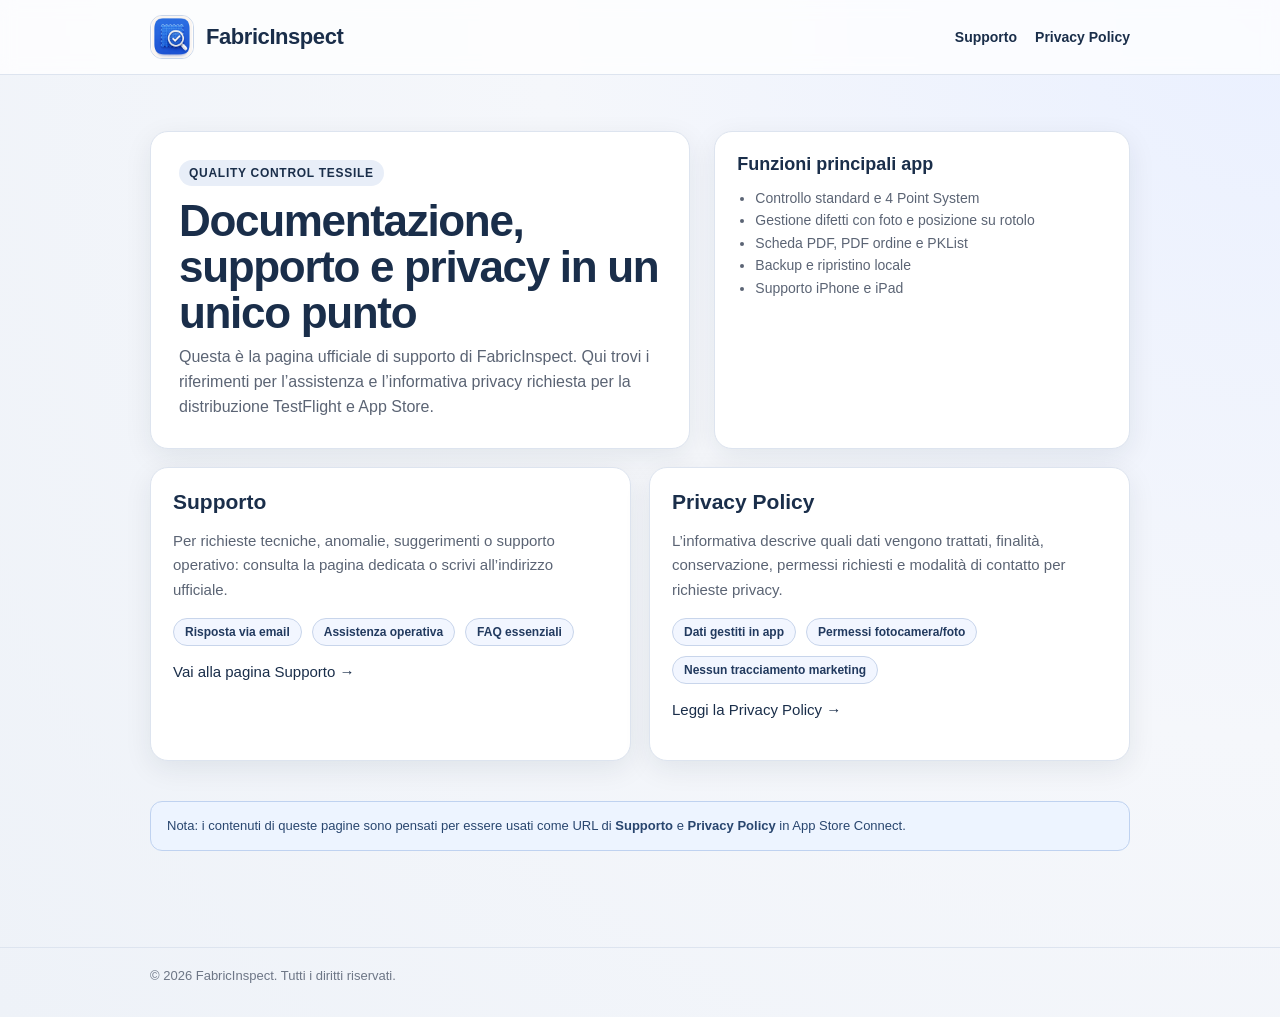
<file: index.html>
<!doctype html>
<html lang="it">
  <head>
    <meta charset="utf-8" />
    <meta name="viewport" content="width=device-width, initial-scale=1" />
    <title>FabricInspect — Supporto e Privacy</title>
    <meta name="description" content="Supporto ufficiale e informativa privacy di FabricInspect." />
    <link rel="icon" href="./assets/app-icon-1024.png" />
    <link rel="stylesheet" href="./styles.css" />
  </head>
  <body>
    <header class="topbar">
      <div class="container topbar-inner">
        <div class="brand">
          <img src="./assets/app-icon-1024.png" alt="FabricInspect Icon" />
          <h1>FabricInspect</h1>
        </div>
        <nav class="nav">
          <a href="./support.html">Supporto</a>
          <a href="./privacy.html">Privacy Policy</a>
        </nav>
      </div>
    </header>

    <main class="container hero">
      <section class="hero-grid">
        <article class="card hero-main">
          <span class="kicker">Quality Control Tessile</span>
          <h2>Documentazione, supporto e privacy in un unico punto</h2>
          <p>
            Questa è la pagina ufficiale di supporto di FabricInspect. Qui trovi i riferimenti
            per l’assistenza e l’informativa privacy richiesta per la distribuzione TestFlight
            e App Store.
          </p>
        </article>

        <aside class="card hero-side">
          <h3>Funzioni principali app</h3>
          <ul>
            <li>Controllo standard e 4 Point System</li>
            <li>Gestione difetti con foto e posizione su rotolo</li>
            <li>Scheda PDF, PDF ordine e PKList</li>
            <li>Backup e ripristino locale</li>
            <li>Supporto iPhone e iPad</li>
          </ul>
        </aside>
      </section>

      <section class="grid-2">
        <article class="card info-card">
          <h3>Supporto</h3>
          <p>
            Per richieste tecniche, anomalie, suggerimenti o supporto operativo:
            consulta la pagina dedicata o scrivi all’indirizzo ufficiale.
          </p>
          <div class="pill-row">
            <span class="pill">Risposta via email</span>
            <span class="pill">Assistenza operativa</span>
            <span class="pill">FAQ essenziali</span>
          </div>
          <p style="margin-top:14px;"><a href="./support.html">Vai alla pagina Supporto →</a></p>
        </article>

        <article class="card info-card">
          <h3>Privacy Policy</h3>
          <p>
            L’informativa descrive quali dati vengono trattati, finalità, conservazione,
            permessi richiesti e modalità di contatto per richieste privacy.
          </p>
          <div class="pill-row">
            <span class="pill">Dati gestiti in app</span>
            <span class="pill">Permessi fotocamera/foto</span>
            <span class="pill">Nessun tracciamento marketing</span>
          </div>
          <p style="margin-top:14px;"><a href="./privacy.html">Leggi la Privacy Policy →</a></p>
        </article>
      </section>

      <p class="notice">
        Nota: i contenuti di queste pagine sono pensati per essere usati come URL di
        <strong>Supporto</strong> e <strong>Privacy Policy</strong> in App Store Connect.
      </p>
    </main>

    <footer class="footer">
      <div class="container">© 2026 FabricInspect. Tutti i diritti riservati.</div>
    </footer>
  </body>
</html>
</file>
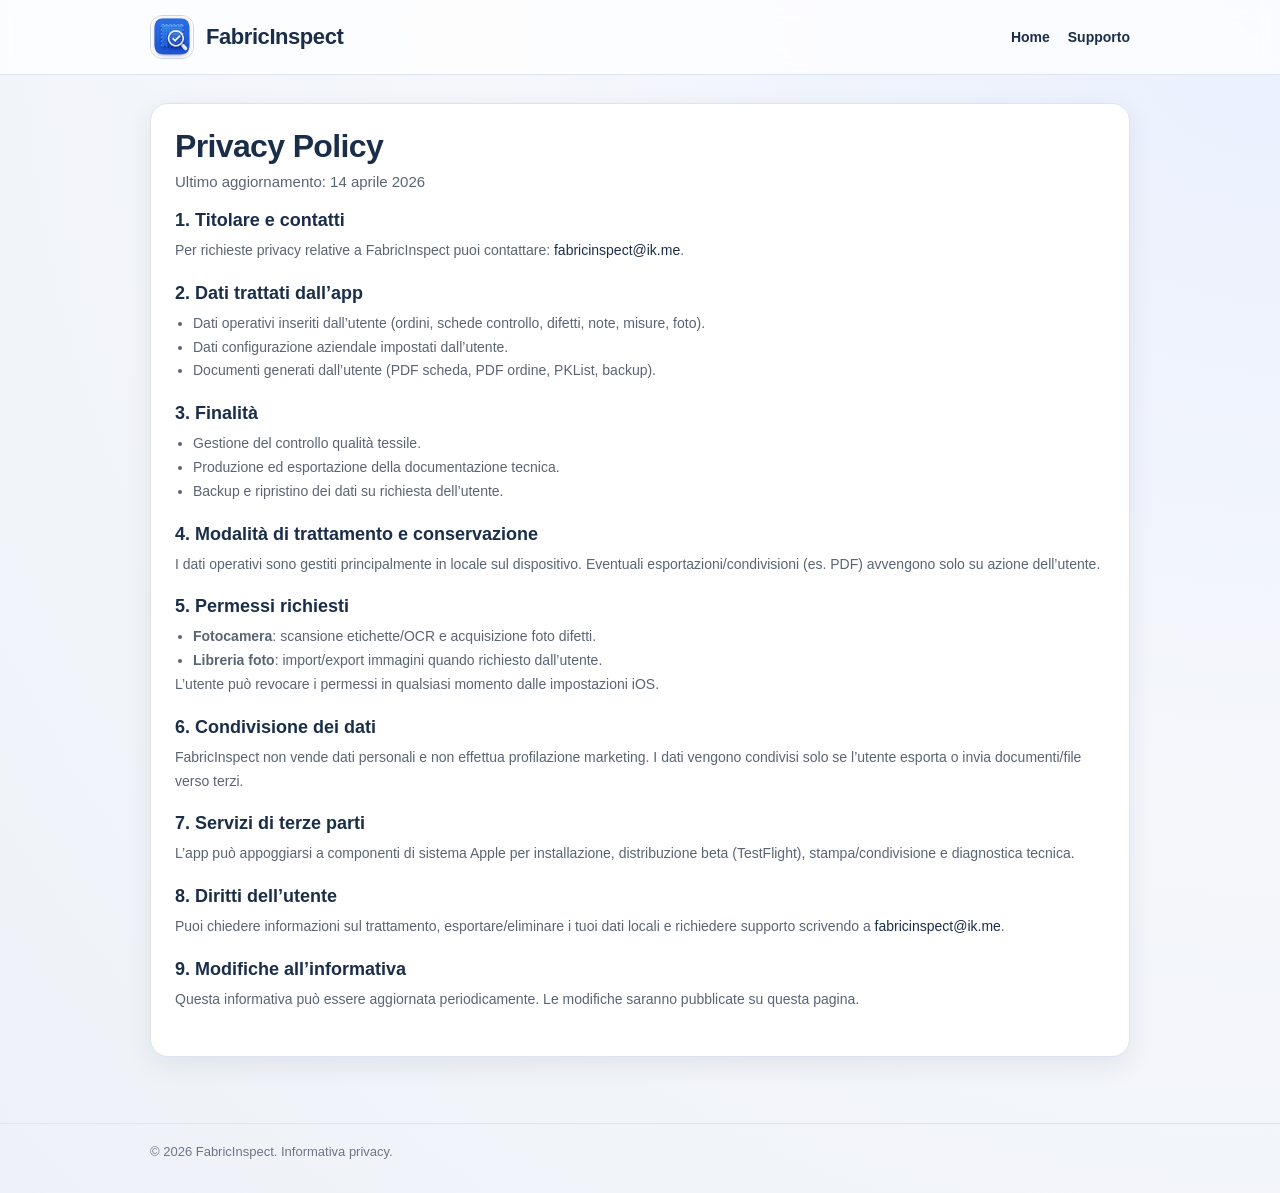
<file: privacy.html>
<!doctype html>
<html lang="it">
  <head>
    <meta charset="utf-8" />
    <meta name="viewport" content="width=device-width, initial-scale=1" />
    <title>Privacy Policy — FabricInspect</title>
    <meta name="description" content="Informativa privacy FabricInspect" />
    <link rel="icon" href="./assets/app-icon-1024.png" />
    <link rel="stylesheet" href="./styles.css" />
  </head>
  <body>
    <header class="topbar">
      <div class="container topbar-inner">
        <div class="brand">
          <img src="./assets/app-icon-1024.png" alt="FabricInspect Icon" />
          <h1>FabricInspect</h1>
        </div>
        <nav class="nav">
          <a href="./index.html">Home</a>
          <a href="./support.html">Supporto</a>
        </nav>
      </div>
    </header>

    <main class="container content">
      <article class="card">
        <h2 class="page-title">Privacy Policy</h2>
        <p class="subtitle">Ultimo aggiornamento: 14 aprile 2026</p>

        <section class="section">
          <h3>1. Titolare e contatti</h3>
          <p>
            Per richieste privacy relative a FabricInspect puoi contattare:
            <a href="mailto:fabricinspect@ik.me">fabricinspect@ik.me</a>.
          </p>
        </section>

        <section class="section">
          <h3>2. Dati trattati dall’app</h3>
          <ul>
            <li>Dati operativi inseriti dall’utente (ordini, schede controllo, difetti, note, misure, foto).</li>
            <li>Dati configurazione aziendale impostati dall’utente.</li>
            <li>Documenti generati dall’utente (PDF scheda, PDF ordine, PKList, backup).</li>
          </ul>
        </section>

        <section class="section">
          <h3>3. Finalità</h3>
          <ul>
            <li>Gestione del controllo qualità tessile.</li>
            <li>Produzione ed esportazione della documentazione tecnica.</li>
            <li>Backup e ripristino dei dati su richiesta dell’utente.</li>
          </ul>
        </section>

        <section class="section">
          <h3>4. Modalità di trattamento e conservazione</h3>
          <p>
            I dati operativi sono gestiti principalmente in locale sul dispositivo.
            Eventuali esportazioni/condivisioni (es. PDF) avvengono solo su azione dell’utente.
          </p>
        </section>

        <section class="section">
          <h3>5. Permessi richiesti</h3>
          <ul>
            <li><strong>Fotocamera</strong>: scansione etichette/OCR e acquisizione foto difetti.</li>
            <li><strong>Libreria foto</strong>: import/export immagini quando richiesto dall’utente.</li>
          </ul>
          <p>L’utente può revocare i permessi in qualsiasi momento dalle impostazioni iOS.</p>
        </section>

        <section class="section">
          <h3>6. Condivisione dei dati</h3>
          <p>
            FabricInspect non vende dati personali e non effettua profilazione marketing.
            I dati vengono condivisi solo se l’utente esporta o invia documenti/file verso terzi.
          </p>
        </section>

        <section class="section">
          <h3>7. Servizi di terze parti</h3>
          <p>
            L’app può appoggiarsi a componenti di sistema Apple per installazione, distribuzione
            beta (TestFlight), stampa/condivisione e diagnostica tecnica.
          </p>
        </section>

        <section class="section">
          <h3>8. Diritti dell’utente</h3>
          <p>
            Puoi chiedere informazioni sul trattamento, esportare/eliminare i tuoi dati locali
            e richiedere supporto scrivendo a
            <a href="mailto:fabricinspect@ik.me">fabricinspect@ik.me</a>.
          </p>
        </section>

        <section class="section">
          <h3>9. Modifiche all’informativa</h3>
          <p>
            Questa informativa può essere aggiornata periodicamente.
            Le modifiche saranno pubblicate su questa pagina.
          </p>
        </section>
      </article>
    </main>

    <footer class="footer">
      <div class="container">© 2026 FabricInspect. Informativa privacy.</div>
    </footer>
  </body>
</html>
</file>
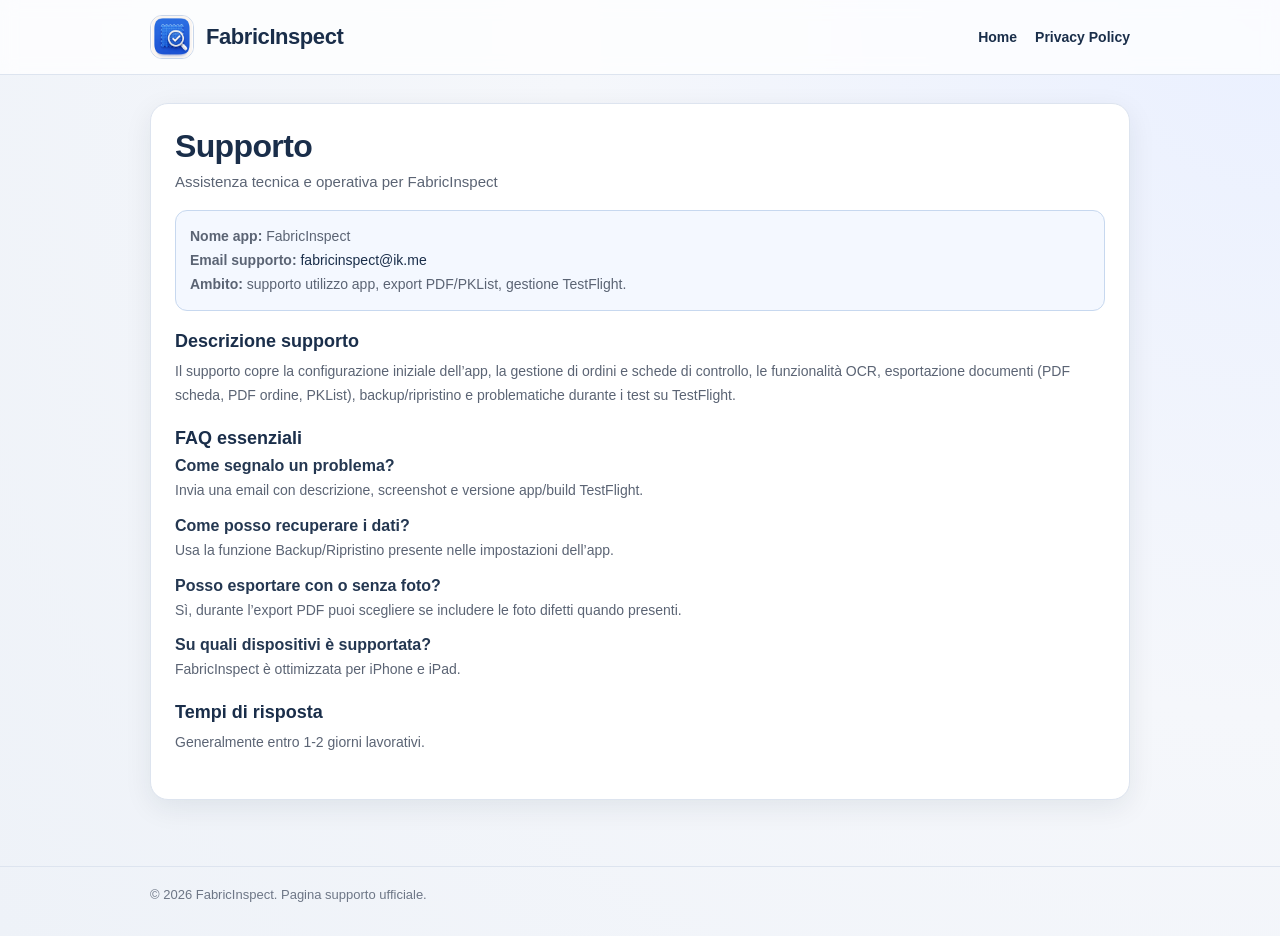
<file: support.html>
<!doctype html>
<html lang="it">
  <head>
    <meta charset="utf-8" />
    <meta name="viewport" content="width=device-width, initial-scale=1" />
    <title>Supporto — FabricInspect</title>
    <meta name="description" content="Supporto ufficiale FabricInspect" />
    <link rel="icon" href="./assets/app-icon-1024.png" />
    <link rel="stylesheet" href="./styles.css" />
  </head>
  <body>
    <header class="topbar">
      <div class="container topbar-inner">
        <div class="brand">
          <img src="./assets/app-icon-1024.png" alt="FabricInspect Icon" />
          <h1>FabricInspect</h1>
        </div>
        <nav class="nav">
          <a href="./index.html">Home</a>
          <a href="./privacy.html">Privacy Policy</a>
        </nav>
      </div>
    </header>

    <main class="container content">
      <article class="card">
        <h2 class="page-title">Supporto</h2>
        <p class="subtitle">Assistenza tecnica e operativa per FabricInspect</p>

        <section class="section contact-box">
          <p class="contact-line"><strong>Nome app:</strong> FabricInspect</p>
          <p class="contact-line"><strong>Email supporto:</strong> <a href="mailto:fabricinspect@ik.me">fabricinspect@ik.me</a></p>
          <p class="contact-line"><strong>Ambito:</strong> supporto utilizzo app, export PDF/PKList, gestione TestFlight.</p>
        </section>

        <section class="section" style="margin-top:16px;">
          <h3>Descrizione supporto</h3>
          <p>
            Il supporto copre la configurazione iniziale dell’app, la gestione di ordini e schede
            di controllo, le funzionalità OCR, esportazione documenti (PDF scheda, PDF ordine, PKList),
            backup/ripristino e problematiche durante i test su TestFlight.
          </p>
        </section>

        <section class="section">
          <h3>FAQ essenziali</h3>
          <div class="faq-item">
            <strong>Come segnalo un problema?</strong>
            <p>Invia una email con descrizione, screenshot e versione app/build TestFlight.</p>
          </div>
          <div class="faq-item">
            <strong>Come posso recuperare i dati?</strong>
            <p>Usa la funzione Backup/Ripristino presente nelle impostazioni dell’app.</p>
          </div>
          <div class="faq-item">
            <strong>Posso esportare con o senza foto?</strong>
            <p>Sì, durante l’export PDF puoi scegliere se includere le foto difetti quando presenti.</p>
          </div>
          <div class="faq-item">
            <strong>Su quali dispositivi è supportata?</strong>
            <p>FabricInspect è ottimizzata per iPhone e iPad.</p>
          </div>
        </section>

        <section class="section">
          <h3>Tempi di risposta</h3>
          <p>Generalmente entro 1-2 giorni lavorativi.</p>
        </section>
      </article>
    </main>

    <footer class="footer">
      <div class="container">© 2026 FabricInspect. Pagina supporto ufficiale.</div>
    </footer>
  </body>
</html>
</file>
<file: styles.css>
:root {
  --bg: #f5f7fb;
  --surface: #ffffff;
  --primary: #1a2e4a;
  --primary-2: #223a5f;
  --text: #101827;
  --muted: #5b6474;
  --line: #dde4ef;
  --ok: #178a4b;
}

* {
  box-sizing: border-box;
}

html,
body {
  margin: 0;
  padding: 0;
  font-family: Inter, -apple-system, BlinkMacSystemFont, "Segoe UI", Roboto, Helvetica, Arial, sans-serif;
  background: radial-gradient(circle at top right, #eaf0ff 0%, var(--bg) 45%, #eef2f8 100%);
  color: var(--text);
}

a {
  color: var(--primary);
  text-decoration: none;
}

a:hover {
  text-decoration: underline;
}

.container {
  width: min(980px, 92vw);
  margin: 0 auto;
}

.topbar {
  border-bottom: 1px solid var(--line);
  background: rgba(255, 255, 255, 0.75);
  backdrop-filter: blur(8px);
}

.topbar-inner {
  display: flex;
  align-items: center;
  justify-content: space-between;
  gap: 16px;
  min-height: 74px;
}

.brand {
  display: flex;
  align-items: center;
  gap: 12px;
}

.brand img {
  width: 44px;
  height: 44px;
  border-radius: 12px;
  border: 1px solid #c9d6ea;
}

.brand h1 {
  margin: 0;
  font-size: 22px;
  letter-spacing: -0.02em;
  color: var(--primary);
}

.nav {
  display: flex;
  align-items: center;
  gap: 18px;
  flex-wrap: wrap;
}

.nav a {
  font-weight: 600;
  font-size: 14px;
}

.hero {
  padding: 56px 0 24px;
}

.hero-grid {
  display: grid;
  grid-template-columns: 1.3fr 1fr;
  gap: 24px;
}

.card {
  background: var(--surface);
  border: 1px solid var(--line);
  border-radius: 18px;
  box-shadow: 0 8px 28px rgba(18, 33, 54, 0.08);
}

.hero-main {
  padding: 28px;
}

.kicker {
  display: inline-block;
  margin-bottom: 12px;
  padding: 6px 10px;
  border-radius: 999px;
  background: #e8eef8;
  color: var(--primary);
  font-weight: 700;
  font-size: 12px;
  text-transform: uppercase;
  letter-spacing: 0.06em;
}

.hero-main h2 {
  margin: 0 0 10px;
  font-size: clamp(28px, 4vw, 44px);
  line-height: 1.04;
  letter-spacing: -0.03em;
  color: var(--primary);
}

.hero-main p {
  margin: 0;
  color: var(--muted);
  font-size: 16px;
  line-height: 1.55;
}

.hero-side {
  padding: 22px;
}

.hero-side h3 {
  margin: 0 0 12px;
  font-size: 18px;
  color: var(--primary);
}

.hero-side ul {
  margin: 0;
  padding: 0 0 0 18px;
  color: var(--muted);
  line-height: 1.6;
  font-size: 14px;
}

.grid-2 {
  display: grid;
  grid-template-columns: 1fr 1fr;
  gap: 18px;
  margin: 18px 0 40px;
}

.info-card {
  padding: 22px;
}

.info-card h3 {
  margin: 0 0 10px;
  color: var(--primary);
  font-size: 21px;
}

.info-card p,
.info-card li {
  color: var(--muted);
  font-size: 15px;
  line-height: 1.65;
}

.info-card ul {
  margin: 10px 0 0;
  padding-left: 18px;
}

.pill-row {
  display: flex;
  flex-wrap: wrap;
  gap: 10px;
  margin-top: 14px;
}

.pill {
  border: 1px solid #c8d5eb;
  background: #f2f6ff;
  border-radius: 999px;
  font-size: 12px;
  color: var(--primary-2);
  padding: 6px 11px;
  font-weight: 600;
}

.notice {
  margin: 0 0 42px;
  padding: 14px 16px;
  border-radius: 12px;
  border: 1px solid #bfd2f0;
  background: #edf4ff;
  color: #29466f;
  font-size: 13px;
  line-height: 1.55;
}

.footer {
  border-top: 1px solid var(--line);
  margin-top: 30px;
  padding: 20px 0 34px;
  color: #6d7686;
  font-size: 13px;
}

.content {
  padding: 28px 0 36px;
}

.content .card {
  padding: 24px;
}

h2.page-title {
  margin: 0 0 8px;
  font-size: 32px;
  color: var(--primary);
  letter-spacing: -0.02em;
}

.subtitle {
  margin: 0 0 20px;
  color: var(--muted);
  font-size: 15px;
}

.section {
  margin-bottom: 20px;
}

.section h3 {
  margin: 0 0 8px;
  font-size: 18px;
  color: var(--primary);
}

.section p,
.section li {
  margin: 0;
  color: var(--muted);
  font-size: 14px;
  line-height: 1.7;
}

.section ul {
  margin: 8px 0 0;
  padding-left: 18px;
}

.faq-item {
  margin-bottom: 14px;
}

.faq-item strong {
  display: block;
  color: #243751;
  margin-bottom: 4px;
}

.contact-box {
  border: 1px solid #c7d8ef;
  border-radius: 12px;
  background: #f4f8ff;
  padding: 14px;
}

.contact-line {
  margin: 0 0 6px;
  font-size: 14px;
  color: #2f486a;
}

@media (max-width: 860px) {
  .hero-grid,
  .grid-2 {
    grid-template-columns: 1fr;
  }

  .topbar-inner {
    padding: 10px 0;
  }
}
</file>
